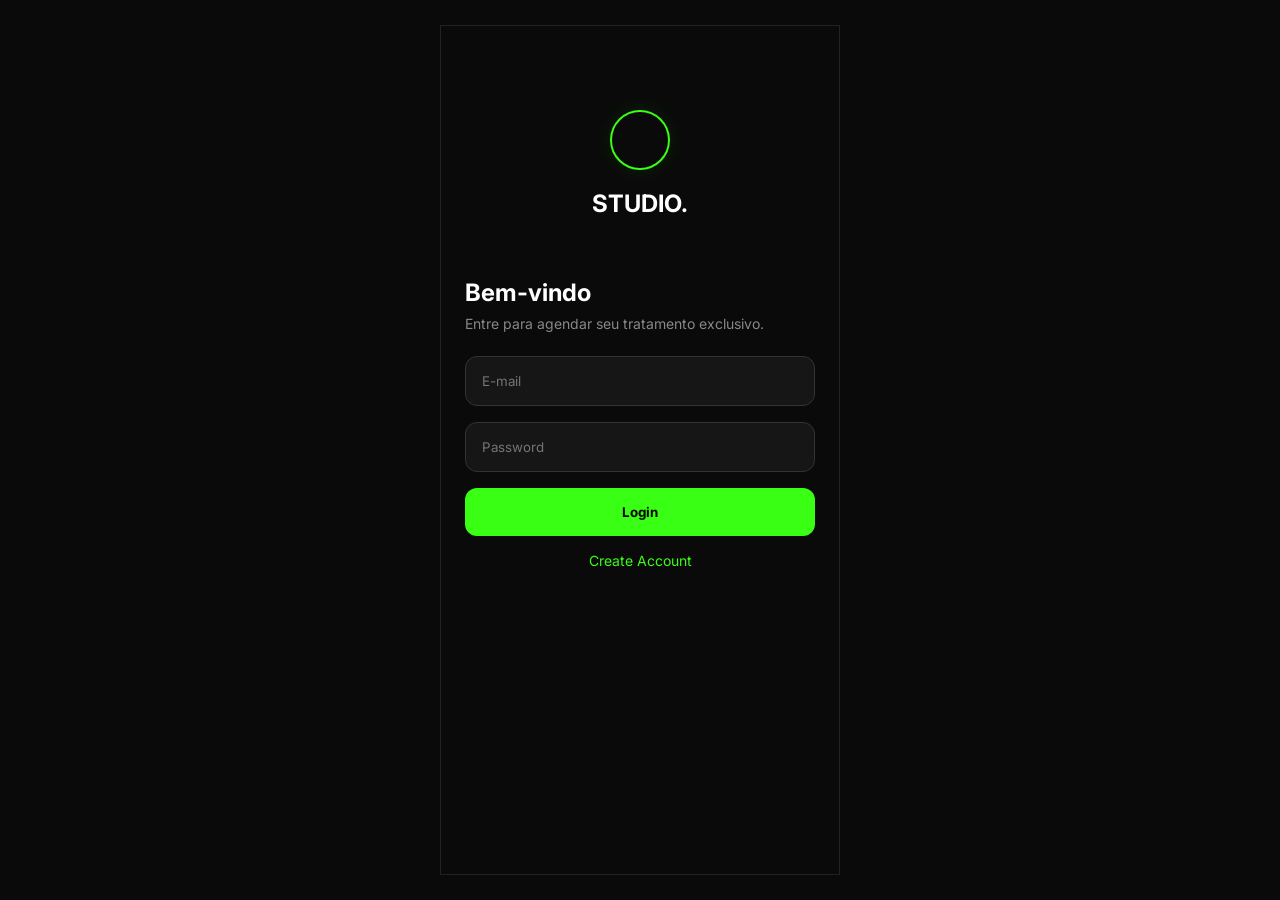
<file: modelo/ai_studio_code.html>
<!DOCTYPE html>
<html lang="pt-br">
<head>
    <meta charset="UTF-8">
    <meta name="viewport" content="width=device-width, initial-scale=1.0">
    <title>Premium Booking System</title>
    <!-- Google Fonts: Inter -->
    <link href="https://fonts.googleapis.com/css2?family=Inter:wght@300;400;600;700&display=swap" rel="stylesheet">
    <style>
        :root {
            --bg-color: #0A0A0A;
            --card-bg: #161616;
            --accent: #39FF14;
            --accent-dim: rgba(57, 255, 20, 0.1);
            --text-main: #FFFFFF;
            --text-dim: #888888;
            --error: #ff4b4b;
            --radius: 12px;
            --transition: all 0.3s cubic-bezier(0.4, 0, 0.2, 1);
        }

        * {
            box-sizing: border-box;
            margin: 0;
            padding: 0;
            font-family: 'Inter', sans-serif;
        }

        body {
            background-color: var(--bg-color);
            color: var(--text-main);
            display: flex;
            justify-content: center;
            align-items: center;
            min-height: 100vh;
            overflow: hidden;
        }

        /* Container do Celular (Mockup) */
        .app-container {
            width: 100%;
            max-width: 400px;
            height: 850px;
            background: var(--bg-color);
            position: relative;
            overflow-y: auto;
            border: 1px solid #222;
            display: flex;
            flex-direction: column;
            scrollbar-width: none;
        }

        .app-container::-webkit-scrollbar { display: none; }

        /* Transições de Tela */
        .screen {
            display: none;
            padding: 24px;
            animation: fadeIn 0.5s ease forwards;
            flex-direction: column;
            min-height: 100%;
        }

        .screen.active { display: flex; }

        @keyframes fadeIn {
            from { opacity: 0; transform: translateY(10px); }
            to { opacity: 1; transform: translateY(0); }
        }

        /* Componentes Genéricos */
        h1 { font-size: 24px; font-weight: 700; margin-bottom: 8px; }
        p { color: var(--text-dim); font-size: 14px; margin-bottom: 24px; }

        input {
            width: 100%;
            background: var(--card-bg);
            border: 1px solid #333;
            padding: 16px;
            border-radius: var(--radius);
            color: white;
            margin-bottom: 16px;
            outline: none;
            transition: var(--transition);
        }

        input:focus { border-color: var(--accent); }

        .btn-primary {
            background: var(--accent);
            color: black;
            border: none;
            padding: 16px;
            border-radius: var(--radius);
            font-weight: 700;
            cursor: pointer;
            transition: var(--transition);
            width: 100%;
        }

        .btn-primary:disabled {
            background: #222;
            color: #555;
            cursor: not-allowed;
        }

        .btn-secondary {
            background: transparent;
            color: var(--accent);
            text-align: center;
            margin-top: 16px;
            cursor: pointer;
            font-size: 14px;
        }

        /* TELA 1: LOGIN */
        .logo-area {
            text-align: center;
            margin: 60px 0;
        }
        .logo-circle {
            width: 60px;
            height: 60px;
            border: 2px solid var(--accent);
            border-radius: 50%;
            display: inline-flex;
            align-items: center;
            justify-content: center;
            font-weight: 800;
            box-shadow: 0 0 20px var(--accent-dim);
        }
        

        /* TELA 2: CALENDÁRIO */
        .toggle-container {
            display: flex;
            background: var(--card-bg);
            padding: 4px;
            border-radius: 10px;
            margin-bottom: 24px;
        }
        .toggle-btn {
            flex: 1;
            padding: 10px;
            text-align: center;
            border-radius: 8px;
            cursor: pointer;
            font-size: 14px;
        }
        .toggle-btn.active {
            background: #333;
            color: var(--accent);
        }

        .calendar-grid {
            display: grid;
            grid-template-columns: repeat(7, 1fr);
            gap: 8px;
            margin-bottom: 24px;
        }
        .day {
            aspect-ratio: 1;
            display: flex;
            align-items: center;
            justify-content: center;
            font-size: 12px;
            border-radius: 8px;
            cursor: pointer;
            transition: var(--transition);
        }
        .day.disabled { color: #333; cursor: not-allowed; }
        .day.selected { background: var(--accent); color: black; font-weight: bold; }
        .day:not(.disabled):not(.selected):hover { background: var(--accent-dim); }

        /* TELA 3: TIME SLOTS */
        .slots-grid {
            display: grid;
            grid-template-columns: repeat(3, 1fr);
            gap: 12px;
        }
        .slot {
            padding: 12px;
            text-align: center;
            border: 1px solid #333;
            border-radius: var(--radius);
            font-size: 14px;
            cursor: pointer;
        }
        .slot.selected { background: var(--accent); color: black; border-color: var(--accent); }
        .slot.booked { opacity: 0.3; text-decoration: line-through; pointer-events: none; }

        /* TELA 4: SERVICES */
        .service-list {
            flex: 1;
            overflow-y: auto;
        }
        .service-card {
            background: var(--card-bg);
            padding: 16px;
            border-radius: var(--radius);
            margin-bottom: 12px;
            display: flex;
            justify-content: space-between;
            align-items: center;
            border: 1px solid transparent;
            cursor: pointer;
            transition: var(--transition);
        }
        .service-card.selected { border-color: var(--accent); }
        .service-info h4 { font-size: 16px; }
        .service-price { color: var(--accent); font-weight: 600; }

        /* FOOTER FIXO */
        .summary-panel {
            background: #111;
            border-top: 1px solid #222;
            padding: 20px;
            margin: 0 -24px -24px -24px;
        }
        .summary-row {
            display: flex;
            justify-content: space-between;
            margin-bottom: 10px;
            font-size: 14px;
        }
        .total-price { font-size: 20px; font-weight: 700; color: var(--accent); }
    </style>
</head>
<body>

    <div class="app-container">
        
        <!-- TELA 1: LOGIN -->
        <section id="screen-login" class="screen active">
            <div class="logo-area">
                <div class="logo-circle"></div>
                <h2 style="margin-top: 15px;">STUDIO.</h2>
            </div>
            <h1>Bem-vindo</h1>
            <p>Entre para agendar seu tratamento exclusivo.</p>
            
            <input type="email" placeholder="E-mail">
            <input type="password" placeholder="Password">
            
            <button class="btn-primary" onclick="goToStep(2)">Login</button>
            <div class="btn-secondary"class="btn-secondary" onclick="goToRegister()">Create Account</div>
        </section>

        <!-- TELA DE CADASTRO - Adicione junto com as outras screens no app-container -->
<section id="screen-register" class="screen">
    <div class="logo-area">
        <div class="logo-circle">
            <span style="font-size: 24px;">✨</span>
        </div>
        <h2 style="margin-top: 15px;">STUDIO.</h2>
    </div>
    
    <h1>Criar Conta</h1>
    <p>Preencha seus dados para começar.</p>
    
    <!-- Campo Nome Completo -->
    <input type="text" id="register-name" placeholder="Nome completo" autocomplete="name">
    
    <!-- Campo E-mail -->
    <input type="email" id="register-email" placeholder="E-mail" autocomplete="email">
    
    <!-- Campo Número de Telefone -->
    <input type="tel" id="register-phone" placeholder="(11) 99999-9999" autocomplete="tel">
    
    <!-- Campo Senha -->
    <input type="password" id="register-password" placeholder="Senha" autocomplete="new-password">
    
    <!-- Campo Confirmar Senha -->
    <input type="password" id="register-confirm-password" placeholder="Confirmar senha" autocomplete="new-password">
    
    <!-- Termos e Condições -->
    <div style="display: flex; align-items: center; gap: 10px; margin-bottom: 20px;">
        <input type="checkbox" id="register-terms" style="width: 18px; margin: 0; cursor: pointer;">
        <label for="register-terms" style="font-size: 12px; color: var(--text-dim); cursor: pointer;">
            Li e aceito os <span style="color: var(--accent);">Termos de Uso</span> e <span style="color: var(--accent);">Política de Privacidade</span>
        </label>
    </div>
    
    <!-- Botão Cadastrar -->
    <button class="btn-primary" id="register-btn" onclick="handleRegister()">Cadastrar</button>
    
    <!-- Link para voltar ao Login -->
    <div class="btn-secondary" onclick="goToLoginFromRegister()">Já tenho conta? <span style="color: var(--accent);">Entrar</span></div>
</section>

        <!-- TELA 2: CALENDÁRIO -->
        <section id="screen-calendar" class="screen">
            <h1>Escolha a Data</h1>
            <p>Selecione um dia disponível em Maio ou Junho.</p>

            <div class="toggle-container">
                <div class="toggle-btn active" onclick="switchMonth('may')">Maio</div>
                <div class="toggle-btn" onclick="switchMonth('june')">Junho</div>
            </div>

            <div class="calendar-grid" id="calendarGrid">
                <!-- Gerado por JS -->
            </div>

            <div style="flex: 1;"></div>
            <button class="btn-primary" id="btn-next-calendar" disabled onclick="goToStep(3)">Próximo Passo</button>
        </section>

        <!-- TELA 3: HORÁRIOS -->
        <section id="screen-time" class="screen">
            <h1 id="selected-date-title">Horários</h1>
            <p>Disponibilidade em tempo real para hoje.</p>

            <div class="slots-grid" id="slotsGrid">
                <div class="slot booked">09:00</div>
                <div class="slot" onclick="selectSlot(this)">09:30</div>
                <div class="slot" onclick="selectSlot(this)">10:00</div>
                <div class="slot booked">10:30</div>
                <div class="slot" onclick="selectSlot(this)">11:00</div>
                <div class="slot" onclick="selectSlot(this)">14:00</div>
                <div class="slot" onclick="selectSlot(this)">15:30</div>
                <div class="slot" onclick="selectSlot(this)">17:00</div>
                <div class="slot" onclick="selectSlot(this)">18:30</div>
            </div>

            <div style="flex: 1;"></div>
            <button class="btn-primary" id="btn-next-time" disabled onclick="goToStep(4)">Próximo Passo</button>
            <div class="btn-secondary" onclick="goToStep(2)">Voltar</div>
        </section>

        <!-- TELA 4: SERVIÇOS & RESUMO -->
        <section id="screen-summary" class="screen">
            <h1>Serviços</h1>
            <p>Selecione os tratamentos desejados.</p>

            <div class="service-list">
                <div class="service-card" onclick="toggleService(this, 'Corte Moderno', 80)">
                    <div class="service-info">
                        <h4>Corte Moderno</h4>
                        <span style="font-size: 12px; color: #555;">45 min</span>
                    </div>
                    <div class="service-price">R$ 80</div>
                </div>

                <div class="service-card" onclick="toggleService(this, 'Barba & Toalha Quente', 50)">
                    <div class="service-info">
                        <h4>Barba Premium</h4>
                        <span style="font-size: 12px; color: #555;">30 min</span>
                    </div>
                    <div class="service-price">R$ 50</div>
                </div>

                <div class="service-card" onclick="toggleService(this, 'Tratamento Facial', 120)">
                    <div class="service-info">
                        <h4>Tratamento Facial</h4>
                        <span style="font-size: 12px; color: #555;">60 min</span>
                    </div>
                    <div class="service-price">R$ 120</div>
                </div>
            </div>

            <div class="summary-panel">
                <div class="summary-row">
                    <span id="display-date">Data: -</span>
                    <span id="display-time">Hora: -</span>
                </div>
                <div class="summary-row">
                    <span>Total estimado:</span>
                    <span class="total-price" id="display-total">R$ 0</span>
                </div>
                <button class="btn-primary" style="margin-top: 10px;" onclick="confirmBooking()">Confirmar Agendamento</button>
            </div>
        </section>

    </div>

    <script>
        // Estado da Aplicação
        let state = {
            step: 1,
            month: 'may',
            selectedDay: null,
            selectedTime: null,
            services: [],
            total: 0
        };

        // Navegação simples
        function goToStep(step) {
            document.querySelectorAll('.screen').forEach(s => s.classList.remove('active'));
            const screenIds = ['screen-login', 'screen-calendar', 'screen-time', 'screen-summary'];
            document.getElementById(screenIds[step-1]).classList.add('active');
            state.step = step;
            
            if(step === 4) updateSummary();
        }

        // Função para ir do login para o cadastro
function goToRegister() {
    document.querySelectorAll('.screen').forEach(s => s.classList.remove('active'));
    document.getElementById('screen-register').classList.add('active');
}

        // Calendário Lógica
        function switchMonth(m) {
            state.month = m;
            document.querySelectorAll('.toggle-btn').forEach(b => b.classList.toggle('active'));
            renderCalendar();
        }

        function renderCalendar() {
            const grid = document.getElementById('calendarGrid');
            grid.innerHTML = '';
            const daysInMonth = state.month === 'may' ? 31 : 30;
            const startDay = 10; // Exemplo: dias antes de 10 são "passados"
            
            for (let i = 1; i <= daysInMonth; i++) {
                const dayEl = document.createElement('div');
                dayEl.classList.add('day');
                dayEl.innerText = i;
                
                if (state.month === 'may' && i < startDay) {
                    dayEl.classList.add('disabled');
                } else {
                    dayEl.onclick = () => selectDay(i, dayEl);
                }
                
                grid.appendChild(dayEl);
            }
        }

        function selectDay(day, el) {
            document.querySelectorAll('.day').forEach(d => d.classList.remove('selected'));
            el.classList.add('selected');
            state.selectedDay = `${day} de ${state.month === 'may' ? 'Maio' : 'Junho'}`;
            document.getElementById('btn-next-calendar').disabled = false;
            document.getElementById('selected-date-title').innerText = state.selectedDay;
        }

        // Horários Lógica
        function selectSlot(el) {
            document.querySelectorAll('.slot').forEach(s => s.classList.remove('selected'));
            el.classList.add('selected');
            state.selectedTime = el.innerText;
            document.getElementById('btn-next-time').disabled = false;
        }

        // Serviços Lógica
        function toggleService(el, name, price) {
            el.classList.toggle('selected');
            const index = state.services.findIndex(s => s.name === name);
            
            if (index > -1) {
                state.services.splice(index, 1);
                state.total -= price;
            } else {
                state.services.push({name, price});
                state.total += price;
            }
            updateSummary();
        }

        function updateSummary() {
            document.getElementById('display-date').innerText = `Data: ${state.selectedDay || '-'}`;
            document.getElementById('display-time').innerText = `Hora: ${state.selectedTime || '-'}`;
            document.getElementById('display-total').innerText = `R$ ${state.total}`;
        }

        function confirmBooking() {
            if(state.services.length === 0) {
                alert("Selecione pelo menos um serviço.");
                return;
            }
            alert(`Reserva Confirmada!\n${state.selectedDay} às ${state.selectedTime}\nTotal: R$ ${state.total}`);
            location.reload();
        }
        // Adicione estas funções ao seu JavaScript existente

// Função para validar e formatar telefone
function formatPhone(input) {
    let value = input.value.replace(/\D/g, '');
    if (value.length <= 11) {
        if (value.length <= 2) {
            value = value.replace(/^(\d{0,2})/, '($1');
        } else if (value.length <= 7) {
            value = value.replace(/^(\d{2})(\d{0,5})/, '($1) $2');
        } else {
            value = value.replace(/^(\d{2})(\d{5})(\d{0,4})/, '($1) $2-$3');
        }
    }
    input.value = value;
}

// Função para validar email
function isValidEmail(email) {
    const emailRegex = /^[^\s@]+@[^\s@]+\.[^\s@]+$/;
    return emailRegex.test(email);
}

// Função para validar nome (mínimo 2 palavras, cada uma com pelo menos 2 letras)
function isValidName(name) {
    const nameRegex = /^[A-Za-zÀ-ÿ]+(?:\s[A-Za-zÀ-ÿ]+)+$/;
    return nameRegex.test(name.trim());
}

// Função principal de cadastro
function handleRegister() {
    // Obter valores dos campos
    const nameInput = document.getElementById('register-name');
    const emailInput = document.getElementById('register-email');
    const phoneInput = document.getElementById('register-phone');
    const passwordInput = document.getElementById('register-password');
    const confirmPasswordInput = document.getElementById('register-confirm-password');
    const termsCheckbox = document.getElementById('register-terms');
    
    const name = nameInput.value.trim();
    const email = emailInput.value.trim();
    const phone = phoneInput.value.trim();
    const password = passwordInput.value;
    const confirmPassword = confirmPasswordInput.value;
    const acceptedTerms = termsCheckbox.checked;
    
    // Validação de Nome
    if (!name) {
        showError('register-name', 'Por favor, informe seu nome completo');
        return;
    }
    if (!isValidName(name)) {
        showError('register-name', 'Informe nome e sobrenome válidos');
        return;
    }
    clearError('register-name');
    
    // Validação de Email
    if (!email) {
        showError('register-email', 'Por favor, informe seu e-mail');
        return;
    }
    if (!isValidEmail(email)) {
        showError('register-email', 'Informe um e-mail válido (ex: nome@email.com)');
        return;
    }
    clearError('register-email');
    
    // Validação de Telefone
    if (!phone) {
        showError('register-phone', 'Por favor, informe seu número de telefone');
        return;
    }
    const phoneDigits = phone.replace(/\D/g, '');
    if (phoneDigits.length !== 10 && phoneDigits.length !== 11) {
        showError('register-phone', 'Informe um número válido (10 ou 11 dígitos)');
        return;
    }
    clearError('register-phone');
    
    // Validação de Senha
    if (!password) {
        showError('register-password', 'Por favor, crie uma senha');
        return;
    }
    if (password.length < 6) {
        showError('register-password', 'A senha deve ter pelo menos 6 caracteres');
        return;
    }
    clearError('register-password');
    
    // Validação de Confirmação de Senha
    if (password !== confirmPassword) {
        showError('register-confirm-password', 'As senhas não coincidem');
        return;
    }
    clearError('register-confirm-password');
    
    // Validação de Termos
    if (!acceptedTerms) {
        showTemporaryMessage('Por favor, aceite os Termos de Uso e Política de Privacidade', 'error');
        return;
    }
    
    // Se todas as validações passarem
    // Simular cadastro (em produção, enviaria para API)
    const userData = {
        name: name,
        email: email,
        phone: phone,
        password: password // Em produção, NUNCA armazene senha em texto puro
    };
    
    // Simular salvamento local
    localStorage.setItem('registered_user', JSON.stringify(userData));
    
    // Mostrar mensagem de sucesso
    showTemporaryMessage('Cadastro realizado com sucesso! Redirecionando...', 'success');
    
    // Limpar campos
    nameInput.value = '';
    emailInput.value = '';
    phoneInput.value = '';
    passwordInput.value = '';
    confirmPasswordInput.value = '';
    termsCheckbox.checked = false;
    
    // Redirecionar para tela de login após 1.5 segundos
    setTimeout(() => {
        goToLoginFromRegister();
    }, 1500);
}

// Função para mostrar erro nos inputs
function showError(inputId, message) {
    const input = document.getElementById(inputId);
    const existingError = input.parentNode.querySelector('.error-message');
    
    if (existingError) {
        existingError.remove();
    }
    
    input.style.borderColor = 'var(--error)';
    
    const errorDiv = document.createElement('div');
    errorDiv.className = 'error-message';
    errorDiv.style.cssText = `
        color: var(--error);
        font-size: 11px;
        margin-top: -12px;
        margin-bottom: 12px;
        padding-left: 12px;
    `;
    errorDiv.innerText = message;
    
    input.parentNode.insertBefore(errorDiv, input.nextSibling);
    
    // Remover erro após 3 segundos
    setTimeout(() => {
        if (errorDiv.parentNode) {
            errorDiv.remove();
        }
        if (input.style.borderColor === 'var(--error)') {
            input.style.borderColor = '#333';
        }
    }, 3000);
}

// Função para limpar erro
function clearError(inputId) {
    const input = document.getElementById(inputId);
    const errorDiv = input.parentNode.querySelector('.error-message');
    
    if (errorDiv) {
        errorDiv.remove();
    }
    input.style.borderColor = '#333';
}

// Função para mostrar mensagem temporária
function showTemporaryMessage(message, type) {
    const messageDiv = document.createElement('div');
    messageDiv.style.cssText = `
        position: fixed;
        bottom: 20px;
        left: 50%;
        transform: translateX(-50%);
        background: ${type === 'success' ? 'var(--accent)' : 'var(--error)'};
        color: ${type === 'success' ? 'black' : 'white'};
        padding: 12px 20px;
        border-radius: var(--radius);
        font-weight: 600;
        font-size: 14px;
        z-index: 1000;
        animation: fadeIn 0.3s ease;
        max-width: 80%;
        text-align: center;
    `;
    messageDiv.innerText = message;
    document.body.appendChild(messageDiv);
    
    setTimeout(() => {
        messageDiv.remove();
    }, 3000);
}

// Função para ir da tela de cadastro para o login
function goToLoginFromRegister() {
    // Esconder todas as telas
    document.querySelectorAll('.screen').forEach(s => s.classList.remove('active'));
    // Mostrar tela de login
    document.getElementById('screen-login').classList.add('active');
    
    // Limpar campos do cadastro ao voltar
    const nameInput = document.getElementById('register-name');
    const emailInput = document.getElementById('register-email');
    const phoneInput = document.getElementById('register-phone');
    const passwordInput = document.getElementById('register-password');
    const confirmPasswordInput = document.getElementById('register-confirm-password');
    const termsCheckbox = document.getElementById('register-terms');
    
    if (nameInput) nameInput.value = '';
    if (emailInput) emailInput.value = '';
    if (phoneInput) phoneInput.value = '';
    if (passwordInput) passwordInput.value = '';
    if (confirmPasswordInput) confirmPasswordInput.value = '';
    if (termsCheckbox) termsCheckbox.checked = false;
}

// Adicionar formatação automática do telefone
document.addEventListener('DOMContentLoaded', function() {
    const phoneInput = document.getElementById('register-phone');
    if (phoneInput) {
        phoneInput.addEventListener('input', function() {
            formatPhone(this);
        });
    }
});

        // Init
        renderCalendar();
    </script>
</body>
</html>
</file>
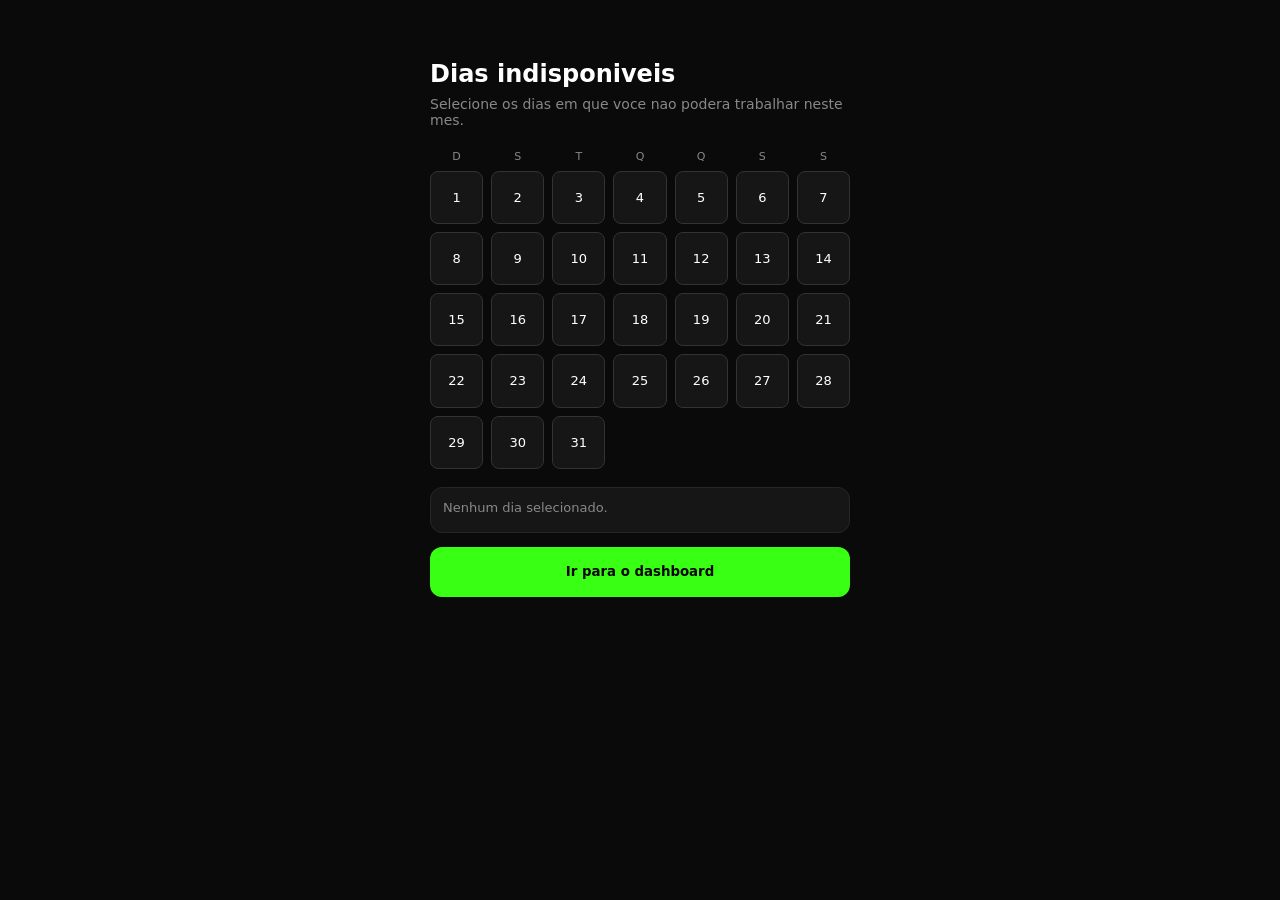
<file: AgentamentoSystem/Apps/accounts/templates/accounts/professional_unavailable_days.html>
<!DOCTYPE html>
<html lang="pt-br">
<head>
    <meta charset="UTF-8">
    <meta name="viewport" content="width=device-width, initial-scale=1.0">
    <title>Indisponibilidade - STUDIO</title>
    <style>
        :root {
            --bg-color: #0A0A0A;
            --card-bg: #161616;
            --accent: #39FF14;
            --accent-dim: rgba(57, 255, 20, 0.1);
            --text-main: #FFFFFF;
            --text-dim: #888888;
            --radius: 12px;
        }

        * {
            box-sizing: border-box;
            margin: 0;
            padding: 0;
            font-family: Inter, system-ui, -apple-system, BlinkMacSystemFont, "Segoe UI", sans-serif;
        }

        body {
            min-height: 100vh;
            background: var(--bg-color);
            color: var(--text-main);
            display: flex;
            justify-content: center;
            padding: 24px;
        }

        .app-container {
            width: 100%;
            max-width: 420px;
        }

        h1 {
            font-size: 24px;
            margin: 36px 0 8px;
        }

        p {
            color: var(--text-dim);
            font-size: 14px;
            margin-bottom: 22px;
        }

        .calendar-grid {
            display: grid;
            grid-template-columns: repeat(7, 1fr);
            gap: 8px;
            margin-bottom: 18px;
        }

        .day-label {
            color: var(--text-dim);
            font-size: 11px;
            text-align: center;
        }

        .day-button {
            aspect-ratio: 1;
            border: 1px solid #333;
            border-radius: 8px;
            background: var(--card-bg);
            color: var(--text-main);
            cursor: pointer;
            font-size: 13px;
        }

        .day-button.selected {
            border-color: var(--accent);
            background: var(--accent-dim);
            color: var(--accent);
            font-weight: 800;
        }

        .summary {
            min-height: 46px;
            padding: 12px;
            border: 1px solid #262626;
            border-radius: var(--radius);
            background: var(--card-bg);
            color: var(--text-dim);
            font-size: 13px;
            margin-bottom: 14px;
        }

        .btn-primary {
            width: 100%;
            min-height: 50px;
            border: 0;
            border-radius: var(--radius);
            background: var(--accent);
            color: #050505;
            font-weight: 800;
            cursor: pointer;
        }
    </style>
</head>
<body>
    <main class="app-container">
        <h1>Dias indisponiveis</h1>
        <p>Selecione os dias em que voce nao podera trabalhar neste mes.</p>

        <div class="calendar-grid" id="calendar-grid" aria-label="Calendario de indisponibilidade"></div>
        <div class="summary" id="selected-summary">Nenhum dia selecionado.</div>

        <button class="btn-primary" type="button" onclick="saveUnavailableDays()">Ir para o dashboard</button>
    </main>

    <script>
        const selectedDays = new Set();
        const weekDays = ['D', 'S', 'T', 'Q', 'Q', 'S', 'S'];

        function renderCalendar() {
            const grid = document.getElementById('calendar-grid');

            weekDays.forEach((day) => {
                const label = document.createElement('div');
                label.className = 'day-label';
                label.textContent = day;
                grid.appendChild(label);
            });

            for (let day = 1; day <= 31; day += 1) {
                const button = document.createElement('button');
                button.className = 'day-button';
                button.type = 'button';
                button.textContent = day;
                button.addEventListener('click', () => toggleDay(day, button));
                grid.appendChild(button);
            }
        }

        function toggleDay(day, button) {
            if (selectedDays.has(day)) {
                selectedDays.delete(day);
                button.classList.remove('selected');
            } else {
                selectedDays.add(day);
                button.classList.add('selected');
            }

            updateSummary();
        }

        function updateSummary() {
            const summary = document.getElementById('selected-summary');
            const days = Array.from(selectedDays).sort((a, b) => a - b);
            summary.textContent = days.length
                ? `Dias indisponiveis: ${days.join(', ')}`
                : 'Nenhum dia selecionado.';
        }

        function saveUnavailableDays() {
            localStorage.setItem('professional_unavailable_days', JSON.stringify(Array.from(selectedDays)));
            window.location.href = '/dashboard/profissional/';
        }

        renderCalendar();
    </script>
</body>
</html>
</file>
